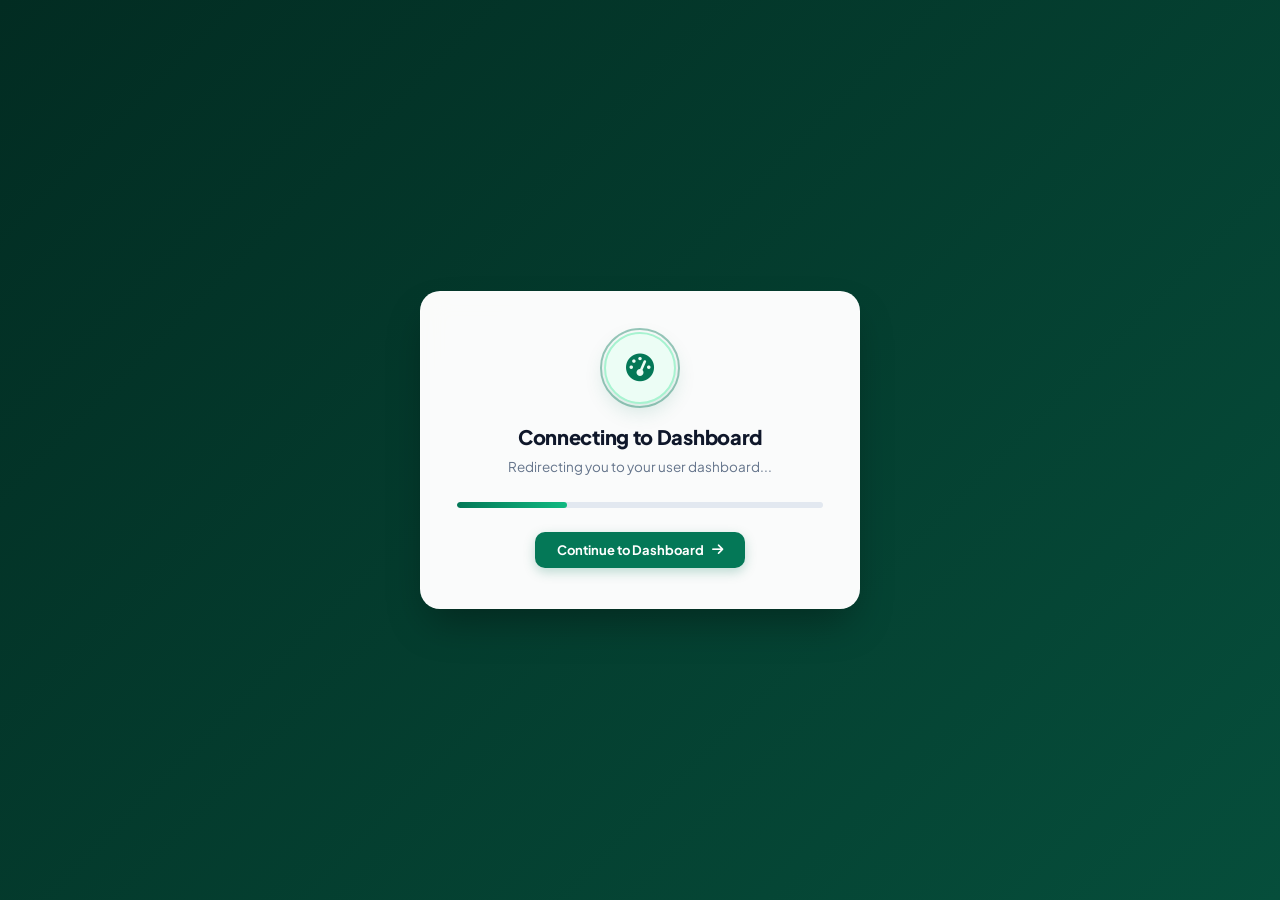
<file: user/index.html>
<!DOCTYPE html>
<html lang="en">

<head>
    <meta charset="UTF-8">
    <meta name="viewport" content="width=device-width, initial-scale=1.0">
    <title id="pageTitle">Connecting to Dashboard - Geo Auction System</title>
    <link rel="preconnect" href="https://fonts.googleapis.com">
    <link rel="preconnect" href="https://fonts.gstatic.com" crossorigin>
    <link href="https://fonts.googleapis.com/css2?family=Plus+Jakarta+Sans:wght@500;600;700;800&display=swap"
        rel="stylesheet">
    <link rel="stylesheet" href="https://cdnjs.cloudflare.com/ajax/libs/font-awesome/6.5.1/css/all.min.css">
    <style>
        :root {
            --primary: #047857;
            --primary-hover: #065f46;
            --surface: #ffffff;
            --bg: #f8fafc;
            --text: #0f172a;
            --muted: #64748b;
        }

        * {
            box-sizing: border-box;
            margin: 0;
            padding: 0;
        }

        body {
            font-family: 'Plus Jakarta Sans', -apple-system, BlinkMacSystemFont, sans-serif;
            background: linear-gradient(135deg, #022c22 0%, #064e3b 100%);
            min-height: 100vh;
            display: flex;
            align-items: center;
            justify-content: center;
            padding: 20px;
            color: var(--text);
        }

        .redirect-card {
            background: rgba(255, 255, 255, 0.98);
            backdrop-filter: blur(12px);
            border-radius: 20px;
            padding: 40px 36px;
            max-width: 440px;
            width: 100%;
            text-align: center;
            box-shadow: 0 20px 40px -10px rgba(0, 0, 0, 0.35);
            border: 1px solid rgba(255, 255, 255, 0.2);
            animation: cardEntrance 0.35s ease-out;
        }

        @keyframes cardEntrance {
            from {
                opacity: 0;
                transform: translateY(16px) scale(0.97);
            }

            to {
                opacity: 1;
                transform: translateY(0) scale(1);
            }
        }

        .icon-wrap {
            width: 72px;
            height: 72px;
            margin: 0 auto 20px;
            border-radius: 50%;
            background: #ecfdf5;
            border: 2px solid #a7f3d0;
            display: flex;
            align-items: center;
            justify-content: center;
            color: var(--primary);
            font-size: 28px;
            position: relative;
            box-shadow: 0 8px 20px rgba(4, 120, 87, 0.15);
        }

        .icon-pulse {
            position: absolute;
            inset: -6px;
            border-radius: 50%;
            border: 2px solid var(--primary);
            opacity: 0.4;
            animation: pulseRing 1.8s infinite cubic-bezier(0.215, 0.61, 0.355, 1);
        }

        @keyframes pulseRing {
            0% {
                transform: scale(0.95);
                opacity: 0.8;
            }

            50% {
                transform: scale(1.15);
                opacity: 0;
            }

            100% {
                transform: scale(1.15);
                opacity: 0;
            }
        }

        h2 {
            font-size: 20px;
            font-weight: 800;
            color: var(--text);
            margin-bottom: 8px;
            letter-spacing: -0.3px;
        }

        p {
            font-size: 13.5px;
            color: var(--muted);
            line-height: 1.5;
            margin-bottom: 24px;
        }

        .progress-bar-wrap {
            width: 100%;
            height: 6px;
            background: #e2e8f0;
            border-radius: 10px;
            overflow: hidden;
            margin-bottom: 24px;
        }

        .progress-bar-fill {
            height: 100%;
            width: 30%;
            background: linear-gradient(90deg, #047857, #10b981);
            border-radius: 10px;
            animation: loadBar 1.2s infinite ease-in-out;
        }

        @keyframes loadBar {
            0% {
                transform: translateX(-100%);
                width: 25%;
            }

            50% {
                width: 60%;
            }

            100% {
                transform: translateX(400%);
                width: 25%;
            }
        }

        .btn-manual {
            display: inline-flex;
            align-items: center;
            gap: 8px;
            font-size: 13px;
            font-weight: 700;
            color: #ffffff;
            background: var(--primary);
            text-decoration: none;
            padding: 10px 22px;
            border-radius: 10px;
            transition: all 0.2s ease;
            box-shadow: 0 4px 12px rgba(4, 120, 87, 0.25);
        }

        .btn-manual:hover {
            background: var(--primary-hover);
            transform: translateY(-1px);
            box-shadow: 0 6px 16px rgba(4, 120, 87, 0.35);
        }
    </style>
    <script>
        (function () {
            var params = new URLSearchParams(window.location.search);
            var targetId = params.get('contact_id') || params.get('user_id');
            var itemId = params.get('item_id');

            var targetUrl = 'dashboard.php';
            var isChat = false;

            if (targetId) {
                isChat = true;
                targetUrl = '../messages.php?user_id=' + encodeURIComponent(targetId);
                if (itemId) {
                    targetUrl += '&item_id=' + encodeURIComponent(itemId);
                }
            }

            window.targetDestinationUrl = targetUrl;
            window.isChatRedirect = isChat;

            // Immediately dispatch redirection
            setTimeout(function () {
                window.location.replace(targetUrl);
            }, 120);
        })();
    </script>
</head>

<body>
    <noscript>
        <meta http-equiv="refresh" content="0;url=dashboard.php">
    </noscript>
    <div class="redirect-card">
        <div class="icon-wrap">
            <div class="icon-pulse"></div>
            <i id="redirectIcon" class="fa-solid fa-gauge-high"></i>
        </div>
        <h2 id="redirectHeading">Connecting to Dashboard</h2>
        <p id="redirectDesc">Redirecting you to your user dashboard...</p>
        <div class="progress-bar-wrap">
            <div class="progress-bar-fill"></div>
        </div>
        <div>
            <a href="dashboard.php" id="manualLink" class="btn-manual">
                <span id="manualBtnText">Continue to Dashboard</span>
                <i class="fa-solid fa-arrow-right"></i>
            </a>
        </div>
    </div>
    <script>
        document.addEventListener('DOMContentLoaded', function () {
            var link = document.getElementById('manualLink');
            var icon = document.getElementById('redirectIcon');
            var heading = document.getElementById('redirectHeading');
            var desc = document.getElementById('redirectDesc');
            var btnText = document.getElementById('manualBtnText');
            var pageTitle = document.getElementById('pageTitle');

            if (window.isChatRedirect) {
                if (icon) icon.className = 'fa-solid fa-comments';
                if (heading) heading.textContent = 'Connecting to Conversation';
                if (desc) desc.textContent = 'Redirecting you to the live negotiation portal...';
                if (btnText) btnText.textContent = 'Continue to Chat';
                if (pageTitle) pageTitle.textContent = 'Connecting to Messages - Geo Auction System';
            }

            if (link && window.targetDestinationUrl) {
                link.href = window.targetDestinationUrl;
            }
        });
    </script>
</body>

</html>
</file>
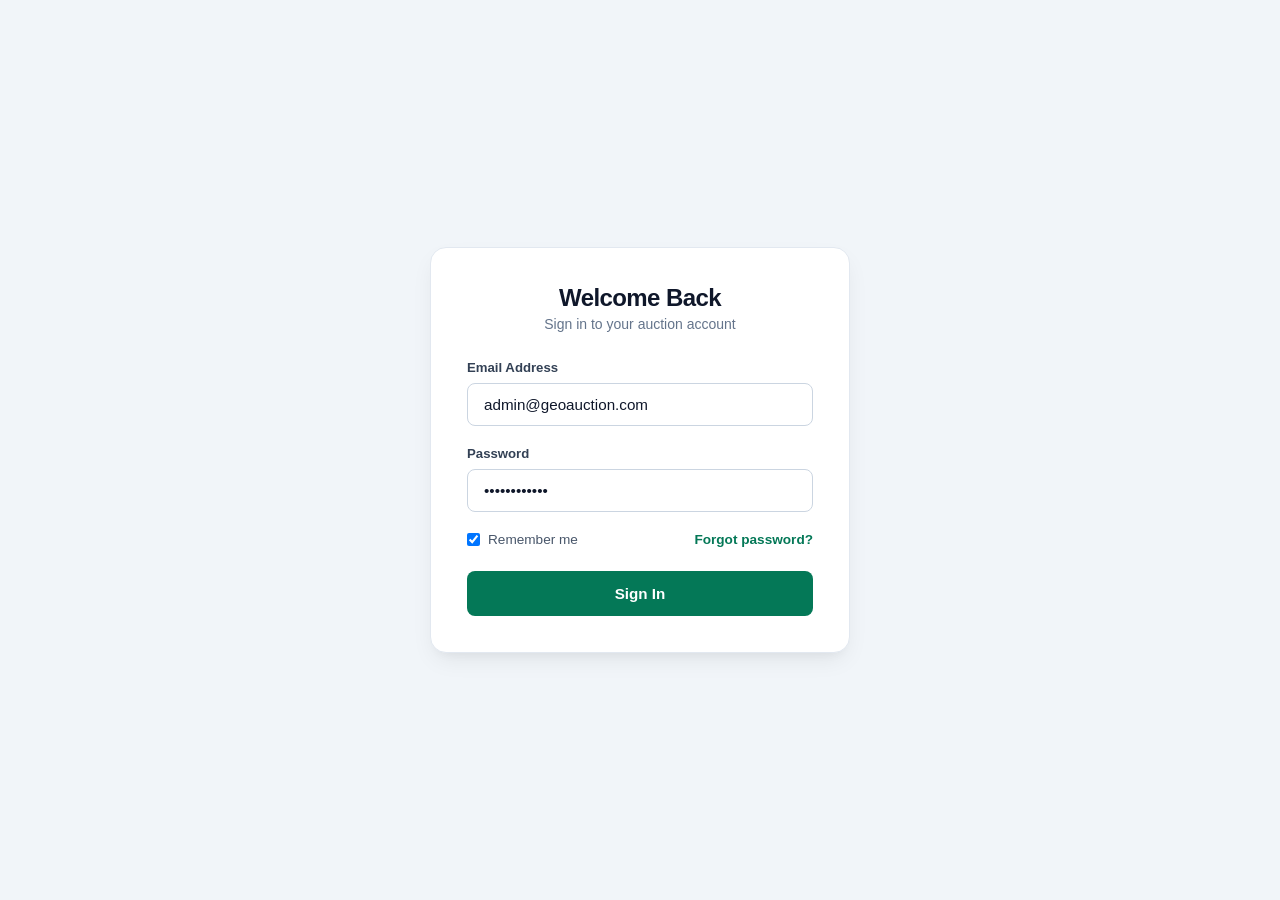
<file: login_spinner_demo.html>
<!DOCTYPE html>
<html lang="en">
<head>
  <meta charset="UTF-8">
  <meta name="viewport" content="width=device-width, initial-scale=1.0">
  <title>Full-Screen Loading Spinner Overlay Demo</title>
  
  <style>
    /* ==============================================================
       1. Base Page & Theme Styles
       ============================================================== */
    * {
      box-sizing: border-box;
      margin: 0;
      padding: 0;
    }

    body {
      font-family: -apple-system, BlinkMacSystemFont, "Segoe UI", Roboto, "Helvetica Neue", Arial, sans-serif;
      background-color: #f1f5f9;
      color: #1e293b;
      min-height: 100vh;
      display: flex;
      align-items: center;
      justify-content: center;
      padding: 1.5rem;
    }

    /* ==============================================================
       2. Full-Screen Loading Overlay Styles
       ============================================================== */
    .loader-overlay {
      position: fixed;
      inset: 0;
      width: 100%;
      height: 100%;
      background-color: rgba(255, 255, 255, 0.88); /* Semi-transparent white overlay */
      backdrop-filter: blur(8px);                  /* Modern glassmorphism blur */
      -webkit-backdrop-filter: blur(8px);
      display: flex;
      flex-direction: column;
      align-items: center;
      justify-content: center;
      z-index: 99999;
      opacity: 0;
      visibility: hidden;
      transition: opacity 0.25s ease, visibility 0.25s ease;
      user-select: none;
    }

    /* Active State (Shown) */
    .loader-overlay.active {
      opacity: 1;
      visibility: visible;
    }

    /* Center Content Container */
    .loader-content {
      display: flex;
      flex-direction: column;
      align-items: center;
      justify-content: center;
      text-align: center;
      padding: 2.25rem 2.5rem;
      border-radius: 1rem;
      background: #ffffff;
      color: #000000;
      border: 1px solid rgba(0, 0, 0, 0.08);
      box-shadow: 0 20px 45px -10px rgba(0, 0, 0, 0.14), 0 4px 16px rgba(0, 0, 0, 0.06);
      transform: scale(0.92);
      transition: transform 0.25s cubic-bezier(0.16, 1, 0.3, 1);
    }

    .loader-overlay.active .loader-content {
      transform: scale(1);
    }

    /* Two-Arrow Loop Spinner Graphic */
    .spinner-icon {
      width: 52px;
      height: 52px;
      color: #000000; /* Pure black matching white theme */
      animation: spin 0.85s linear infinite;
    }

    /* Smooth 360-degree Rotation Keyframe */
    @keyframes spin {
      0% {
        transform: rotate(0deg);
      }
      100% {
        transform: rotate(360deg);
      }
    }

    /* Informational Text */
    .loader-text {
      margin-top: 1.15rem;
      color: #000000;
      font-size: 1rem;
      font-weight: 700;
      letter-spacing: 0.01em;
    }

    .loader-subtext {
      margin-top: 0.35rem;
      color: #334155;
      font-size: 0.825rem;
    }

    /* ==============================================================
       3. Sample Login Form Card
       ============================================================== */
    .login-card {
      background: #ffffff;
      width: 100%;
      max-width: 420px;
      padding: 2.25rem;
      border-radius: 1rem;
      box-shadow: 0 10px 25px -5px rgba(0, 0, 0, 0.08), 0 8px 10px -6px rgba(0, 0, 0, 0.04);
      border: 1px solid #e2e8f0;
    }

    .login-header {
      margin-bottom: 1.75rem;
      text-align: center;
    }

    .login-header h2 {
      font-size: 1.5rem;
      font-weight: 800;
      color: #0f172a;
      letter-spacing: -0.025em;
    }

    .login-header p {
      font-size: 0.875rem;
      color: #64748b;
      margin-top: 0.25rem;
    }

    .form-group {
      margin-bottom: 1.25rem;
    }

    .form-label {
      display: block;
      font-size: 0.825rem;
      font-weight: 600;
      color: #334155;
      margin-bottom: 0.5rem;
    }

    .form-input {
      width: 100%;
      padding: 0.75rem 1rem;
      border-radius: 0.5rem;
      border: 1.5px solid #cbd5e1;
      font-size: 0.95rem;
      color: #0f172a;
      outline: none;
      transition: border-color 0.2s, box-shadow 0.2s;
    }

    .form-input:focus {
      border-color: #047857;
      box-shadow: 0 0 0 3px rgba(4, 120, 87, 0.15);
    }

    .form-row {
      display: flex;
      justify-content: space-between;
      align-items: center;
      margin-bottom: 1.5rem;
      font-size: 0.85rem;
    }

    .form-checkbox {
      display: flex;
      align-items: center;
      gap: 0.5rem;
      color: #475569;
      cursor: pointer;
    }

    .forgot-link {
      color: #047857;
      text-decoration: none;
      font-weight: 600;
    }

    .forgot-link:hover {
      text-decoration: underline;
    }

    .btn-submit {
      width: 100%;
      padding: 0.85rem 1.5rem;
      border-radius: 0.5rem;
      border: none;
      background-color: #047857;
      color: #ffffff;
      font-size: 0.95rem;
      font-weight: 700;
      cursor: pointer;
      transition: background-color 0.2s, transform 0.1s;
    }

    .btn-submit:hover {
      background-color: #065f46;
    }

    .btn-submit:active {
      transform: scale(0.99);
    }

    /* Feedback Banner */
    .alert-banner {
      display: none;
      padding: 0.85rem 1rem;
      border-radius: 0.5rem;
      margin-bottom: 1.25rem;
      font-size: 0.875rem;
      font-weight: 500;
    }

    .alert-banner.success {
      display: block;
      background: #ecfdf5;
      color: #065f46;
      border: 1px solid #a7f3d0;
    }
  </style>
</head>
<body>

  <!-- ==============================================================
       FULL-SCREEN LOADING SPINNER OVERLAY
       ============================================================== -->
  <div id="fullScreenLoader" class="loader-overlay" role="status" aria-live="polite" aria-hidden="true">
    <div class="loader-content">
      <!-- Clean Circular Two-Arrow Loop SVG Spinner -->
      <svg class="spinner-icon" viewBox="0 0 24 24" fill="none" stroke="currentColor" stroke-width="2.5" stroke-linecap="round" stroke-linejoin="round" aria-hidden="true">
        <!-- Top Arrow & Arc -->
        <polyline points="23 4 23 10 17 10"></polyline>
        <!-- Bottom Arrow & Arc -->
        <polyline points="1 20 1 14 7 14"></polyline>
        <!-- Circular Loop Paths -->
        <path d="M3.51 9a9 9 0 0 1 14.85-3.36L23 10M1 14l4.64 4.36A9 9 0 0 0 20.49 15"></path>
      </svg>
      <div id="loaderMessage" class="loader-text">Authenticating...</div>
      <div class="loader-subtext">Please wait a moment</div>
    </div>
  </div>

  <!-- ==============================================================
       SAMPLE LOGIN FORM (FOR TESTING)
       ============================================================== -->
  <div class="login-card">
    <div class="login-header">
      <h2>Welcome Back</h2>
      <p>Sign in to your auction account</p>
    </div>

    <!-- Dynamic Feedback Banner -->
    <div id="loginFeedback" class="alert-banner"></div>

    <form id="sampleLoginForm" novalidate>
      <div class="form-group">
        <label for="loginEmail" class="form-label">Email Address</label>
        <input type="email" id="loginEmail" class="form-input" placeholder="user@example.com" value="admin@geoauction.com" required autocomplete="email">
      </div>

      <div class="form-group">
        <label for="loginPassword" class="form-label">Password</label>
        <input type="password" id="loginPassword" class="form-input" placeholder="Enter your password" value="Password@123" required autocomplete="current-password">
      </div>

      <div class="form-row">
        <label class="form-checkbox">
          <input type="checkbox" id="rememberMe" checked>
          <span>Remember me</span>
        </label>
        <a href="#" class="forgot-link">Forgot password?</a>
      </div>

      <button type="submit" id="loginBtn" class="btn-submit">
        Sign In
      </button>
    </form>
  </div>

  <!-- ==============================================================
       JAVASCRIPT INTEGRATION & LOADER CONTROLLER
       ============================================================== -->
  <script>
    /**
     * Display the full-screen loading spinner overlay
     * @param {string} [message="Authenticating..."] Optional custom status message
     */
    function showLoader(message = 'Authenticating...') {
      const loader = document.getElementById('fullScreenLoader');
      const msgEl = document.getElementById('loaderMessage');
      
      if (loader) {
        if (msgEl) msgEl.textContent = message;
        loader.classList.add('active');
        loader.setAttribute('aria-hidden', 'false');
        document.body.style.overflow = 'hidden'; // Prevent background scrolling
      }
    }

    /**
     * Hide the full-screen loading spinner overlay
     */
    function hideLoader() {
      const loader = document.getElementById('fullScreenLoader');
      if (loader) {
        loader.classList.remove('active');
        loader.setAttribute('aria-hidden', 'true');
        document.body.style.overflow = ''; // Restore background scrolling
      }
    }

    // -------------------------------------------------------------
    // Wire up to the Sample Login Form
    // -------------------------------------------------------------
    document.addEventListener('DOMContentLoaded', function () {
      const loginForm = document.getElementById('sampleLoginForm');
      const feedback = document.getElementById('loginFeedback');

      if (loginForm) {
        loginForm.addEventListener('submit', function (e) {
          e.preventDefault(); // Prevent full page reload

          const emailInput = document.getElementById('loginEmail');
          const passwordInput = document.getElementById('loginPassword');

          if (!emailInput.value || !passwordInput.value) {
            alert('Please fill in both email and password.');
            return;
          }

          // 1. Show the full-screen loader with custom message
          showLoader('Signing in securely...');
          feedback.className = 'alert-banner';
          feedback.textContent = '';

          // 2. Simulate authentication request (e.g. 2-second API response time)
          setTimeout(function () {
            // 3. Hide the loader upon completion
            hideLoader();

            // Display success feedback
            feedback.className = 'alert-banner success';
            feedback.textContent = '✓ Login successful! Redirecting to your dashboard...';

            console.log('Authentication simulated successfully for:', emailInput.value);
          }, 2000);
        });
      }
    });
  </script>
</body>
</html>
</file>
